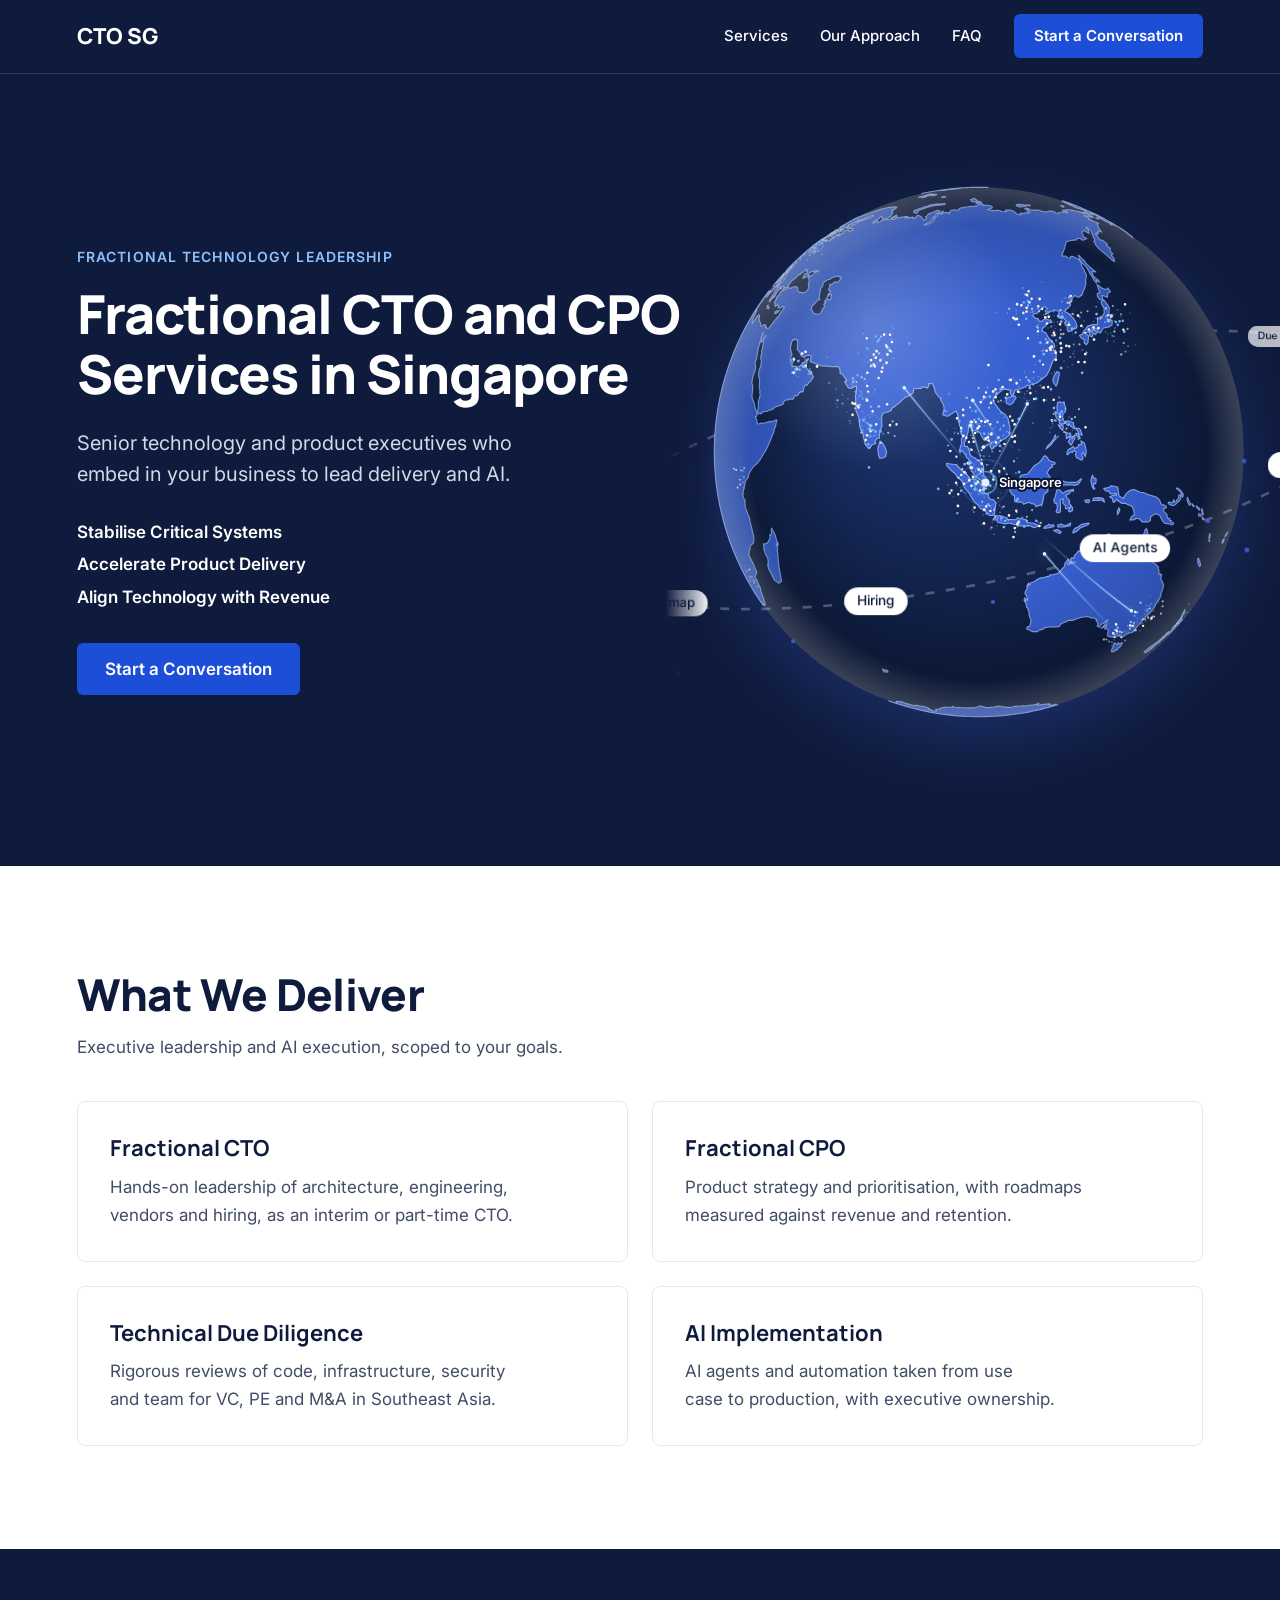
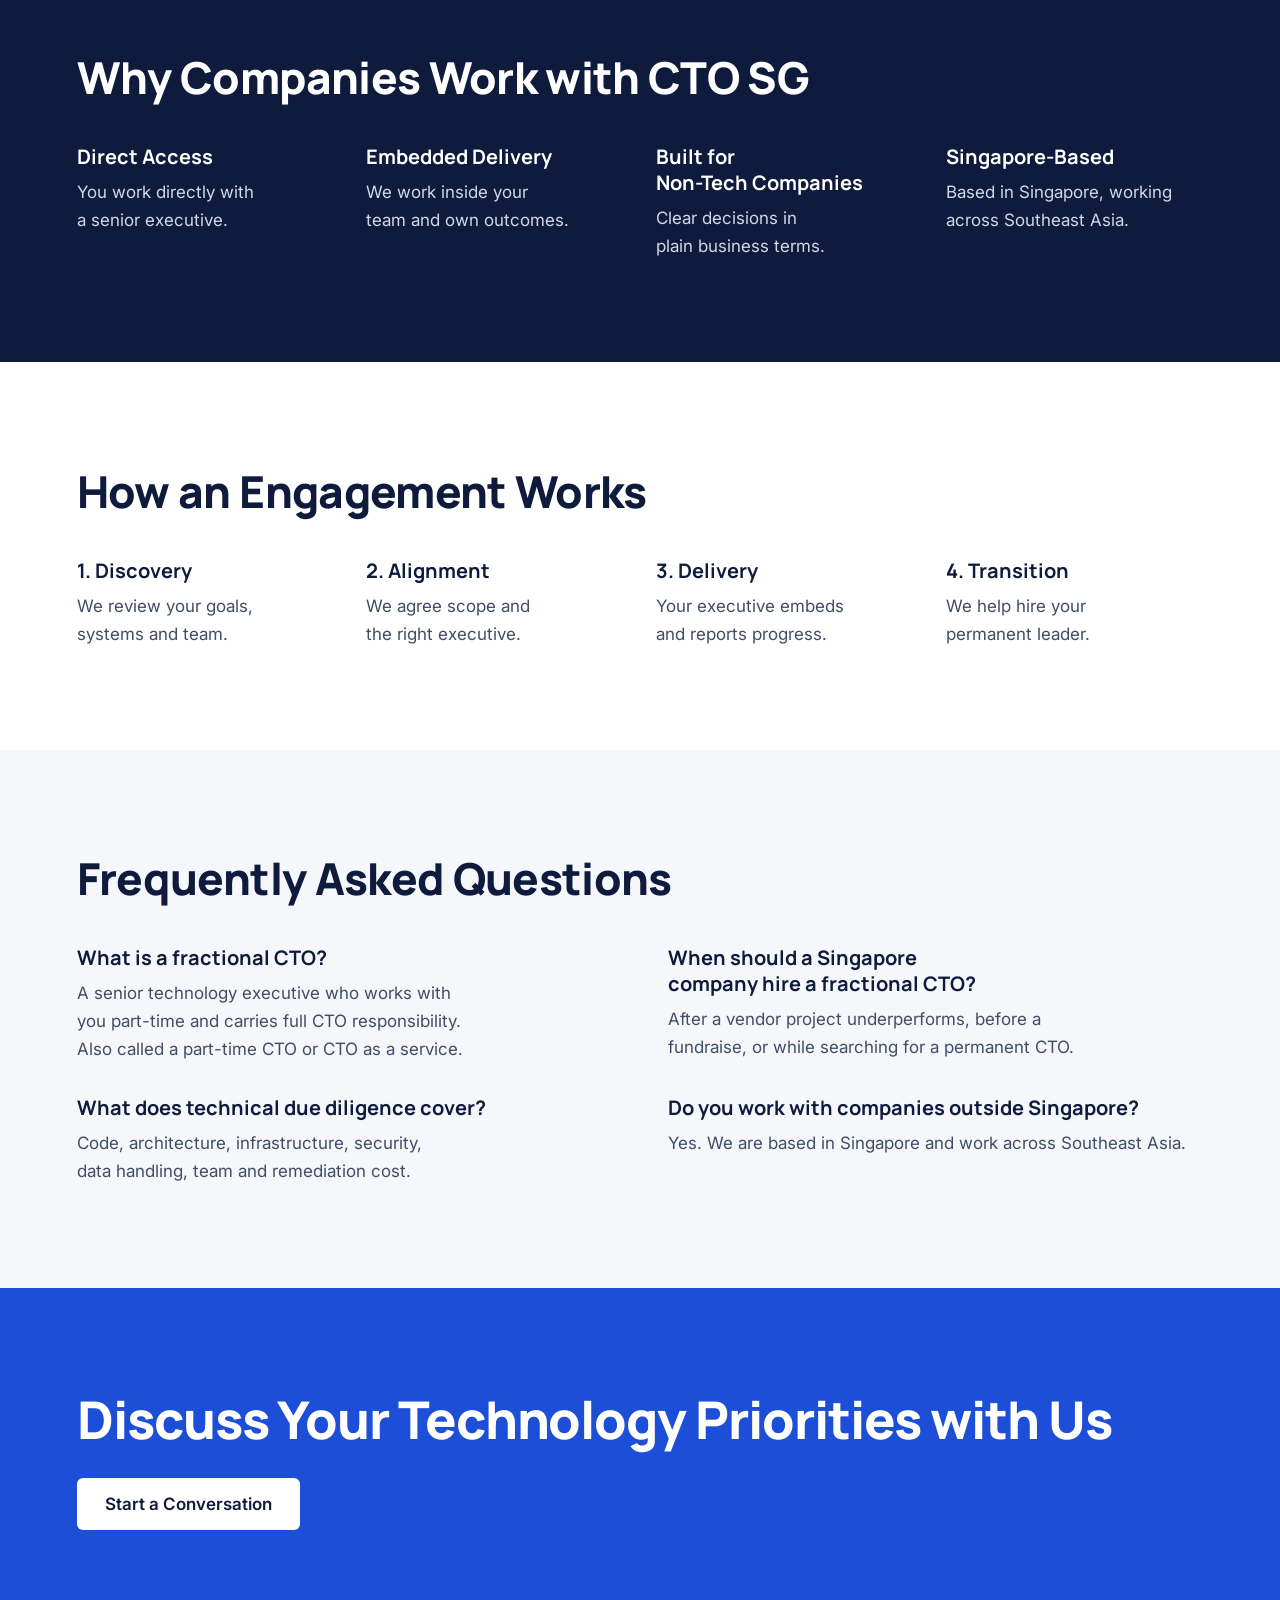
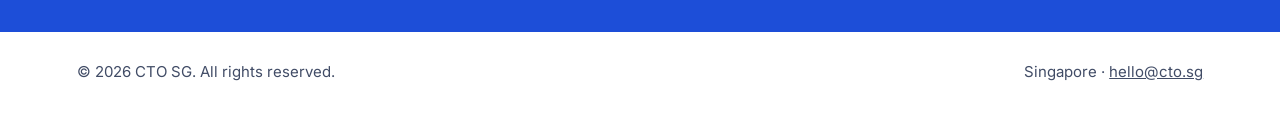
<file: index.html>
<!doctype html>
<html lang="en-SG">
<head>
<meta charset="utf-8">
<meta name="viewport" content="width=device-width, initial-scale=1">
<title>Fractional CTO &amp; CPO Services in Singapore | CTO SG</title>
<meta name="description" content="Fractional CTO and CPO services in Singapore. Senior executives who embed in your business to lead technology, product, technical due diligence and AI implementation.">
<link rel="canonical" href="https://cto.sg/">
<meta name="robots" content="index, follow">
<meta name="theme-color" content="#0F1B3D">
<meta property="og:type" content="website">
<meta property="og:site_name" content="CTO SG">
<meta property="og:locale" content="en_SG">
<meta property="og:url" content="https://cto.sg/">
<meta property="og:title" content="Fractional CTO &amp; CPO Services in Singapore | CTO SG">
<meta property="og:description" content="Senior technology and product executives who embed in your business to lead delivery and AI.">
<meta property="og:image" content="https://cto.sg/social-card.png">
<meta property="og:image:secure_url" content="https://cto.sg/social-card.png">
<meta property="og:image:type" content="image/png">
<meta property="og:image:width" content="1200">
<meta property="og:image:height" content="630">
<meta property="og:image:alt" content="CTO SG: Fractional CTO and CPO Services in Singapore, with a globe centred on Singapore">
<meta name="twitter:card" content="summary_large_image">
<meta name="twitter:title" content="Fractional CTO &amp; CPO Services in Singapore | CTO SG">
<meta name="twitter:description" content="Senior technology and product executives who embed in your business to lead delivery and AI.">
<meta name="twitter:image" content="https://cto.sg/social-card.png">
<meta name="twitter:image:alt" content="CTO SG: Fractional CTO and CPO Services in Singapore, with a globe centred on Singapore">
<link rel="icon" href="favicon.svg" type="image/svg+xml">
<link rel="apple-touch-icon" href="apple-touch-icon.png">
<link rel="preconnect" href="https://fonts.googleapis.com">
<link rel="preconnect" href="https://fonts.gstatic.com" crossorigin>
<link href="https://fonts.googleapis.com/css2?family=Inter:wght@400;500;600&family=Manrope:wght@700;800&display=swap" rel="stylesheet">
<link rel="stylesheet" href="styles.css">
<link rel="modulepreload" href="js/globe.js">
<script type="module" src="js/hero.js"></script>
<script type="application/ld+json">
{
  "@context": "https://schema.org",
  "@graph": [
    {
      "@type": "ProfessionalService",
      "@id": "https://cto.sg/#service",
      "name": "CTO SG",
      "url": "https://cto.sg/",
      "image": "https://cto.sg/social-card.png",
      "email": "hello@cto.sg",
      "description": "Fractional CTO and CPO services in Singapore, including technical due diligence and AI implementation.",
      "address": { "@type": "PostalAddress", "addressCountry": "SG" },
      "areaServed": [
        { "@type": "Country", "name": "Singapore" },
        { "@type": "Place", "name": "Southeast Asia" }
      ],
      "knowsAbout": ["Fractional CTO", "Fractional CPO", "Interim CTO", "CTO as a service", "Technical due diligence", "AI implementation"],
      "hasOfferCatalog": {
        "@type": "OfferCatalog",
        "name": "Services",
        "itemListElement": [
          { "@type": "Offer", "itemOffered": { "@type": "Service", "name": "Fractional CTO" } },
          { "@type": "Offer", "itemOffered": { "@type": "Service", "name": "Fractional CPO" } },
          { "@type": "Offer", "itemOffered": { "@type": "Service", "name": "Technical Due Diligence" } },
          { "@type": "Offer", "itemOffered": { "@type": "Service", "name": "AI Implementation" } }
        ]
      }
    },
    {
      "@type": "FAQPage",
      "@id": "https://cto.sg/#faq",
      "mainEntity": [
        {
          "@type": "Question",
          "name": "What is a fractional CTO?",
          "acceptedAnswer": { "@type": "Answer", "text": "A senior technology executive who works with you part-time and carries full CTO responsibility. Also called a part-time CTO or CTO as a service." }
        },
        {
          "@type": "Question",
          "name": "When should a Singapore company hire a fractional CTO?",
          "acceptedAnswer": { "@type": "Answer", "text": "After a vendor project underperforms, before a fundraise, or while searching for a permanent CTO." }
        },
        {
          "@type": "Question",
          "name": "What does technical due diligence cover?",
          "acceptedAnswer": { "@type": "Answer", "text": "Code, architecture, infrastructure, security, data handling, team and remediation cost." }
        },
        {
          "@type": "Question",
          "name": "Do you work with companies outside Singapore?",
          "acceptedAnswer": { "@type": "Answer", "text": "Yes. We are based in Singapore and work across Southeast Asia." }
        }
      ]
    }
  ]
}
</script>
</head>
<body>

<header class="site-header">
<div class="wrap">
<a class="logo" href="#top">CTO SG</a>
<nav class="site-nav" aria-label="Primary">
<a href="#services">Services</a>
<a href="#approach">Our Approach</a>
<a href="#faq">FAQ</a>
<a class="btn btn--small" href="#contact">Start a Conversation</a>
</nav>
</div>
</header>

<main id="top">
<section class="hero">
<div class="wrap">
<p class="eyebrow">Fractional Technology Leadership</p>
<h1>Fractional CTO and CPO Services in Singapore</h1>
<p class="hero-lede">Senior technology and product executives who embed in your business to lead delivery and AI.</p>
<ul class="outcomes">
<li>Stabilise Critical Systems</li>
<li>Accelerate Product Delivery</li>
<li>Align Technology with Revenue</li>
</ul>
<div class="cta-row"><a class="btn js-boost" href="#contact">Start a Conversation</a></div>
</div>
<div class="stage" data-globe>
<div class="globe">
<canvas tabindex="0" role="img" aria-label="Illustrative globe centred on Singapore. Drag or use the arrow keys to spin it. Click or press Enter to see an example question."></canvas>
</div>
</div>
</section>

<section class="section" id="services">
<div class="wrap">
<h2>What We Deliver</h2>
<p class="intro">Executive leadership and AI execution, scoped to your goals.</p>
<div class="grid grid--services">
<article class="card">
<h3>Fractional CTO</h3>
<p class="muted">Hands-on leadership of architecture, engineering, vendors and hiring, as an interim or part-time CTO.</p>
</article>
<article class="card">
<h3>Fractional CPO</h3>
<p class="muted">Product strategy and prioritisation, with roadmaps measured against revenue and retention.</p>
</article>
<article class="card">
<h3>Technical Due Diligence</h3>
<p class="muted">Rigorous reviews of code, infrastructure, security and team for VC, PE and M&amp;A in Southeast Asia.</p>
</article>
<article class="card">
<h3>AI Implementation</h3>
<p class="muted">AI agents and automation taken from use case to production, with executive ownership.</p>
</article>
</div>
</div>
</section>

<section class="section section--navy" id="approach">
<div class="wrap">
<h2 class="section-head">Why Companies Work with CTO SG</h2>
<div class="grid">
<div>
<h3>Direct Access</h3>
<p class="muted">You work directly with a senior executive.</p>
</div>
<div>
<h3>Embedded Delivery</h3>
<p class="muted">We work inside your team and own outcomes.</p>
</div>
<div>
<h3>Built for <span class="nowrap">Non-Tech</span> Companies</h3>
<p class="muted">Clear decisions in plain business terms.</p>
</div>
<div>
<h3>Singapore-Based</h3>
<p class="muted">Based in Singapore, working across Southeast Asia.</p>
</div>
</div>
</div>
</section>

<section class="section">
<div class="wrap">
<h2 class="section-head">How an Engagement Works</h2>
<ol class="grid">
<li>
<h3>1. Discovery</h3>
<p class="muted">We review your goals, systems and team.</p>
</li>
<li>
<h3>2. Alignment</h3>
<p class="muted">We agree scope and the right executive.</p>
</li>
<li>
<h3>3. Delivery</h3>
<p class="muted">Your executive embeds and reports progress.</p>
</li>
<li>
<h3>4. Transition</h3>
<p class="muted">We help hire your permanent leader.</p>
</li>
</ol>
</div>
</section>

<section class="section section--tint" id="faq">
<div class="wrap">
<h2>Frequently Asked Questions</h2>
<div class="grid grid--faq">
<div>
<h3>What is a fractional CTO?</h3>
<p class="muted">A senior technology executive who works with you part-time and carries full CTO responsibility. Also called a part-time CTO or CTO as a service.</p>
</div>
<div>
<h3>When should a Singapore company hire a fractional CTO?</h3>
<p class="muted">After a vendor project underperforms, before a fundraise, or while searching for a permanent CTO.</p>
</div>
<div>
<h3>What does technical due diligence cover?</h3>
<p class="muted">Code, architecture, infrastructure, security, data handling, team and remediation cost.</p>
</div>
<div>
<h3>Do you work with companies outside Singapore?</h3>
<p class="muted">Yes. We are based in Singapore and work across Southeast Asia.</p>
</div>
</div>
</div>
</section>

<section class="section section--blue contact" id="contact">
<div class="wrap">
<h2>Discuss Your Technology Priorities with Us</h2>
<a class="btn btn--white" href="mailto:hello@cto.sg">Start a Conversation</a>
</div>
</section>
</main>

<footer class="site-footer">
<div class="wrap">
<p>© 2026 CTO SG. All rights reserved.</p>
<p>Singapore · <a href="mailto:hello@cto.sg">hello@cto.sg</a></p>
</div>
</footer>

</body>
</html>
</file>
<file: styles.css>
:root {
  --navy: #0F1B3D;
  --blue: #1D4ED8;
  --blue-dark: #1A44BD;
  --body: #414C66;
  --on-navy: #D2D8E6;
  --line: #E3E7EF;
  --tint: #F5F7FB;
  --gutter: clamp(20px, 6vw, 88px);
  --section: clamp(64px, 8vw, 104px);
  --display: Manrope, system-ui, sans-serif;

  /* Hero globe */
  --bg: #0F1B3D;
  --fg: #FFFFFF;
  --radius: 999px;
  --sea-hi: #1F3A7A;
  --sea-lo: #0A1430;
  --land: #3F6BE8;
  --arc: #6FB7FF;
  --arc-core: #E2F0FF;
  --coast: #A9C4FF;
  --ring: #FFFFFF;
  --chip-bg: #FFFFFF;
  --chip-fg: #0F1B3D;
  --accent: #6FB7FF;
  --on-accent: #0F1B3D;
  --label: #FFFFFF;
  --glass: .35;
}

* { box-sizing: border-box; }

html { scroll-behavior: smooth; scroll-padding-top: 16px; }

body {
  margin: 0;
  background: #FFFFFF;
  color: var(--navy);
  font-family: Inter, system-ui, sans-serif;
  font-size: 17px;
  line-height: 1.65;
}

a { color: inherit; }
a:hover { color: var(--blue); }
:focus-visible { outline: 3px solid var(--blue); outline-offset: 2px; }

h1, h2, h3 { margin: 0; font-family: var(--display); font-weight: 800; text-wrap: balance; }
h2 { font-size: clamp(30px, 3.6vw, 44px); line-height: 1.2; letter-spacing: -0.015em; }
h3 { font-size: 20px; line-height: 1.3; font-weight: 700; }
p, ul, ol { margin: 0; }
p, li { text-wrap: balance; }
.nowrap { white-space: nowrap; }
ul, ol { padding: 0; list-style: none; }

.wrap { max-width: 1280px; margin: 0 auto; padding-inline: var(--gutter); }
.section { padding-block: var(--section); }
.section--tint { background: var(--tint); }
.section--navy { background: var(--navy); color: #FFFFFF; }
.section--blue { background: var(--blue); color: #FFFFFF; }
.intro { max-width: 680px; margin-top: 12px; color: var(--body); }
.muted { color: var(--body); }
.section--navy .muted { color: var(--on-navy); }

.btn {
  display: inline-flex;
  align-items: center;
  min-height: 52px;
  padding: 0 28px;
  background: var(--blue);
  border-radius: 6px;
  color: #FFFFFF;
  font-weight: 600;
  text-decoration: none;
}
.btn:hover { background: var(--blue-dark); color: #FFFFFF; }
.btn--small { min-height: 44px; padding: 0 20px; font-size: 15px; }
.btn--white { background: #FFFFFF; color: var(--navy); }
.btn--white:hover { background: var(--tint); color: var(--navy); }

.site-header { background: var(--navy); border-bottom: 1px solid rgba(255, 255, 255, .14); color: #FFFFFF; }
.site-header a:not(.btn):hover { color: #8FC1FF; }
.site-header .wrap {
  display: flex;
  flex-wrap: wrap;
  align-items: center;
  justify-content: space-between;
  gap: 8px 32px;
  padding-block: 14px;
}
.logo { font-family: var(--display); font-size: 22px; font-weight: 800; text-decoration: none; }
.site-nav { display: flex; flex-wrap: wrap; align-items: center; gap: 4px 32px; font-size: 15px; font-weight: 500; }
.site-nav a:not(.btn) { padding-block: 10px; text-decoration: none; }

.hero {
  position: relative;
  isolation: isolate;
  overflow: hidden;
  display: flex;
  align-items: center;
  min-height: clamp(620px, 88vh, 860px);
  padding-block: clamp(56px, 7vw, 96px);
  background: var(--navy);
  color: #FFFFFF;
}
.hero > .wrap { position: relative; z-index: 2; width: 100%; pointer-events: none; }
.hero > .wrap > * { pointer-events: auto; }
.eyebrow {
  margin-bottom: 16px;
  color: #8FC1FF;
  font-size: 14px;
  font-weight: 600;
  letter-spacing: 0.08em;
  text-transform: uppercase;
}
.hero h1 {
  max-width: 14em;
  font-size: clamp(36px, 4.2vw, 56px);
  line-height: 1.12;
  letter-spacing: -0.02em;
  text-wrap: balance;
}
.hero-lede { max-width: 520px; margin-top: 24px; color: var(--on-navy); font-size: 20px; line-height: 1.55; }
.outcomes { display: flex; flex-direction: column; gap: 4px; margin-top: 28px; font-weight: 600; }
.cta-row .btn { margin-top: 32px; }

/* The globe (60% of the stage, starting 20% in) sits just past the text column, whatever the window size. */
.stage { --globe: clamp(420px, min(42vw, 72vh), 640px); --w: calc(var(--globe) / .6); --text: clamp(530px, 47vw, 632px); --fade: linear-gradient(90deg, transparent 15%, #000 20%); position: absolute; z-index: 0; top: 50%; left: calc(max(0px, (100vw - 1280px) / 2) + var(--gutter) + var(--text) + 32px - var(--w) * .2); width: var(--w); aspect-ratio: 1; translate: 0 -50%; -webkit-mask-image: var(--fade); mask-image: var(--fade); user-select: none; -webkit-user-select: none; }
@media (max-width: 980px) {
  .hero { align-items: start; min-height: 0; padding-bottom: min(92vw, 560px); }
  .stage { --w: min(170vw, 1040px); --fade: linear-gradient(180deg, transparent 10%, rgba(0, 0, 0, .5) 20%, #000 30%); top: auto; bottom: calc(var(--w) * -.36); left: 50%; translate: -50% 0; }
}
.stage > * { position: absolute; }
.ring { inset: 0; width: 100%; height: 100%; overflow: visible; pointer-events: none; }
.ring path { fill: none; stroke: var(--ring); stroke-opacity: .26; stroke-width: .3; stroke-dasharray: 1 1.3; }
.ring.back { z-index: 1; }
.ring.front { z-index: 3; }
.globe { z-index: 2; top: 18%; left: 20%; width: 60%; aspect-ratio: 1; animation: globe-bob 7s ease-in-out infinite; }
.globe canvas { position: absolute; top: -30%; left: -30%; display: block; width: 160%; height: 160%; cursor: grab; touch-action: none; filter: drop-shadow(0 26px 30px color-mix(in srgb, var(--land) 22%, transparent)); }
.globe canvas:active { cursor: grabbing; }
.globe canvas:focus-visible { outline-offset: 6px; border-radius: 50%; }
@keyframes globe-bob { 0%, 100% { transform: translateY(0); } 50% { transform: translateY(-2.5%); } }
.chip { top: 0; left: 0; padding: .5em .95em; border-radius: var(--radius); background: var(--chip-bg); color: var(--chip-fg); font: 500 clamp(.72rem, 1.4vw, .86rem)/1 Inter, system-ui, sans-serif; white-space: nowrap; box-shadow: 0 10px 24px -14px rgba(10, 20, 40, .45); pointer-events: none; will-change: transform; transition: background-color .3s, color .3s; }
.chip.lit { background: var(--accent); color: var(--on-accent); }
.dust { top: 0; left: 0; border-radius: 50%; background: var(--land); pointer-events: none; will-change: transform, opacity; }
.ask { z-index: 6; top: 0; left: 0; padding: .55em .85em; border-radius: 12px; background: var(--fg); color: var(--bg); font: 500 .8rem/1.3 Inter, system-ui, sans-serif; white-space: nowrap; transform: translate(-50%, calc(-100% - 14px)); pointer-events: none; transition: opacity .5s; box-shadow: 0 12px 28px -12px rgba(0, 0, 0, .4); }
.ask::after { content: ""; position: absolute; bottom: -5px; left: 50%; width: 10px; height: 10px; border-radius: 2px; background: inherit; transform: translateX(-50%) rotate(45deg); }
.ask small { display: block; margin-bottom: 2px; font-size: .7rem; letter-spacing: .04em; text-transform: uppercase; opacity: .65; }

.grid { display: grid; gap: 32px; grid-template-columns: minmax(0, 1fr); }
.grid--services { gap: 24px; margin-top: 40px; }
.grid--faq { gap: 32px 56px; margin-top: 40px; }
.section-head { margin-bottom: 40px; }

@media (min-width: 700px) {
  .grid { grid-template-columns: repeat(2, minmax(0, 1fr)); }
}

@media (min-width: 1080px) {
  .grid:not(.grid--services, .grid--faq) { grid-template-columns: repeat(4, minmax(0, 1fr)); }
}

.card { padding: 32px; border: 1px solid var(--line); border-radius: 8px; }
.card h3 { margin-bottom: 10px; font-size: 22px; }
.grid h3 + p { margin-top: 8px; }
.card h3 + p { margin-top: 0; }

.contact h2 { font-size: clamp(32px, 4.4vw, 52px); line-height: 1.15; letter-spacing: -0.02em; }
.contact .btn { margin-top: 28px; }

.site-footer .wrap {
  display: flex;
  flex-wrap: wrap;
  justify-content: space-between;
  gap: 8px 32px;
  padding-block: 28px;
  color: var(--body);
  font-size: 15px;
}

@media (prefers-reduced-motion: reduce) {
  html { scroll-behavior: auto; }
  .globe { animation: none; }
}
</file>
